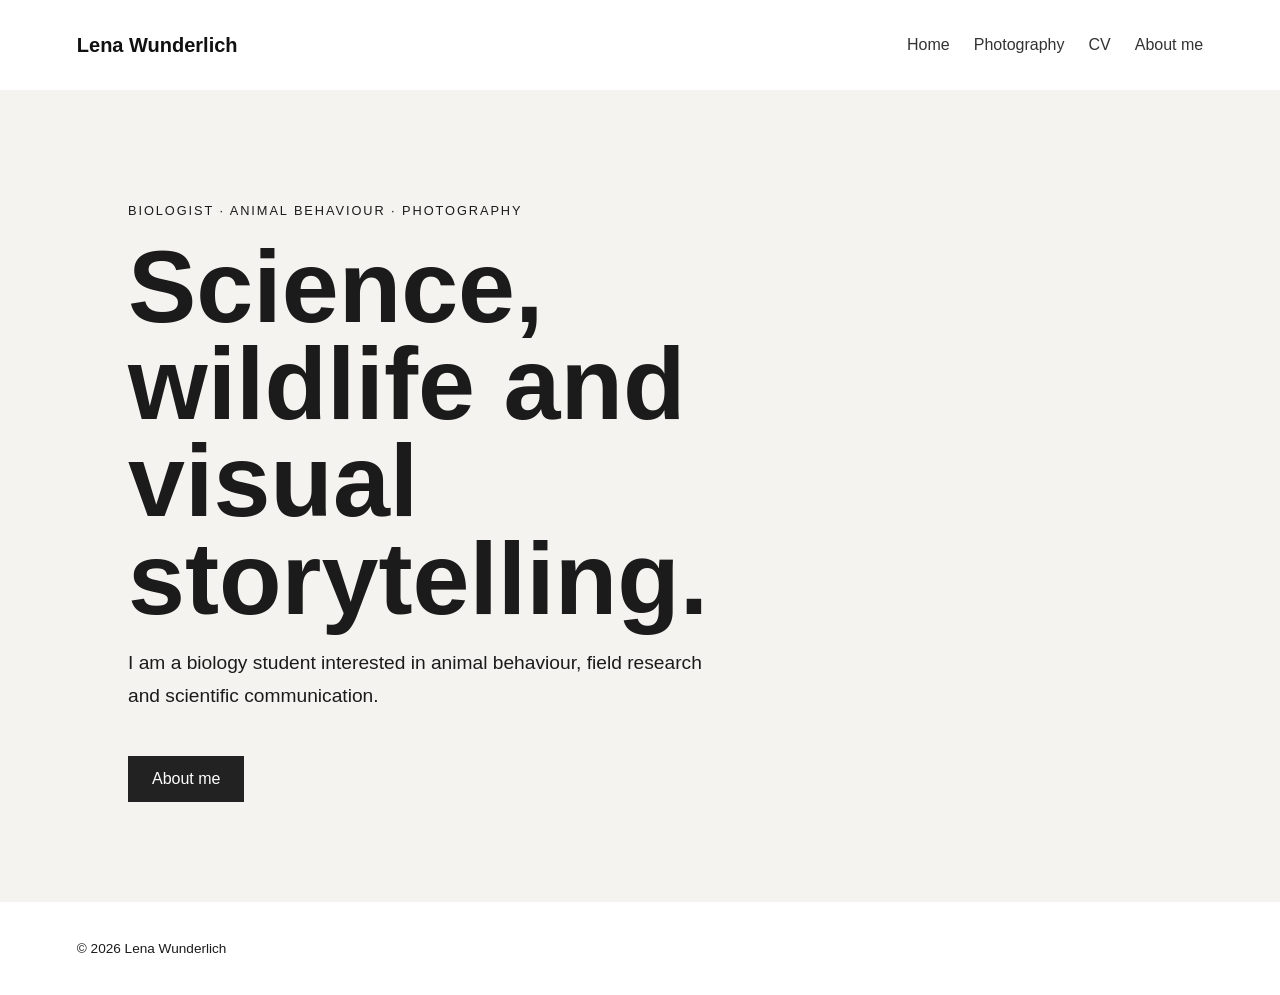
<file: index.html>
<!DOCTYPE html>
<html lang="de">
<head>
  <meta charset="UTF-8">
 
  <meta name="viewport" content="width=device-width, initial-scale=1.0">

  <title>Lena Wunderlich</title>

  <link rel="stylesheet" href="style.css">
</head>

<body>

  <header>
    <a class="name" href="index.html">Lena Wunderlich</a>

    <nav>
      <a href="index.html">Home</a>
      <a href="photography.html">Photography</a>
      <a href="videography.html">Videography</a>
      <a href="cv.html">CV</a>
      <a href="about.html">About me</a>
    </nav>
  </header>

  <main class="hero">
    <div>
      <p class="subtitle">Biologist · Animal Behaviour · Photography</p>

      <h1>Science, wildlife and visual storytelling.</h1>

      <p class="intro">
        I am a biology student interested in animal behaviour,
        field research and scientific communication.
      </p>

      <a class="button" href="about.html">About me</a>
    </div>
  </main>

  <footer>
    <p>© 2026 Lena Wunderlich</p>
  </footer>

</body>
</html>
</file>
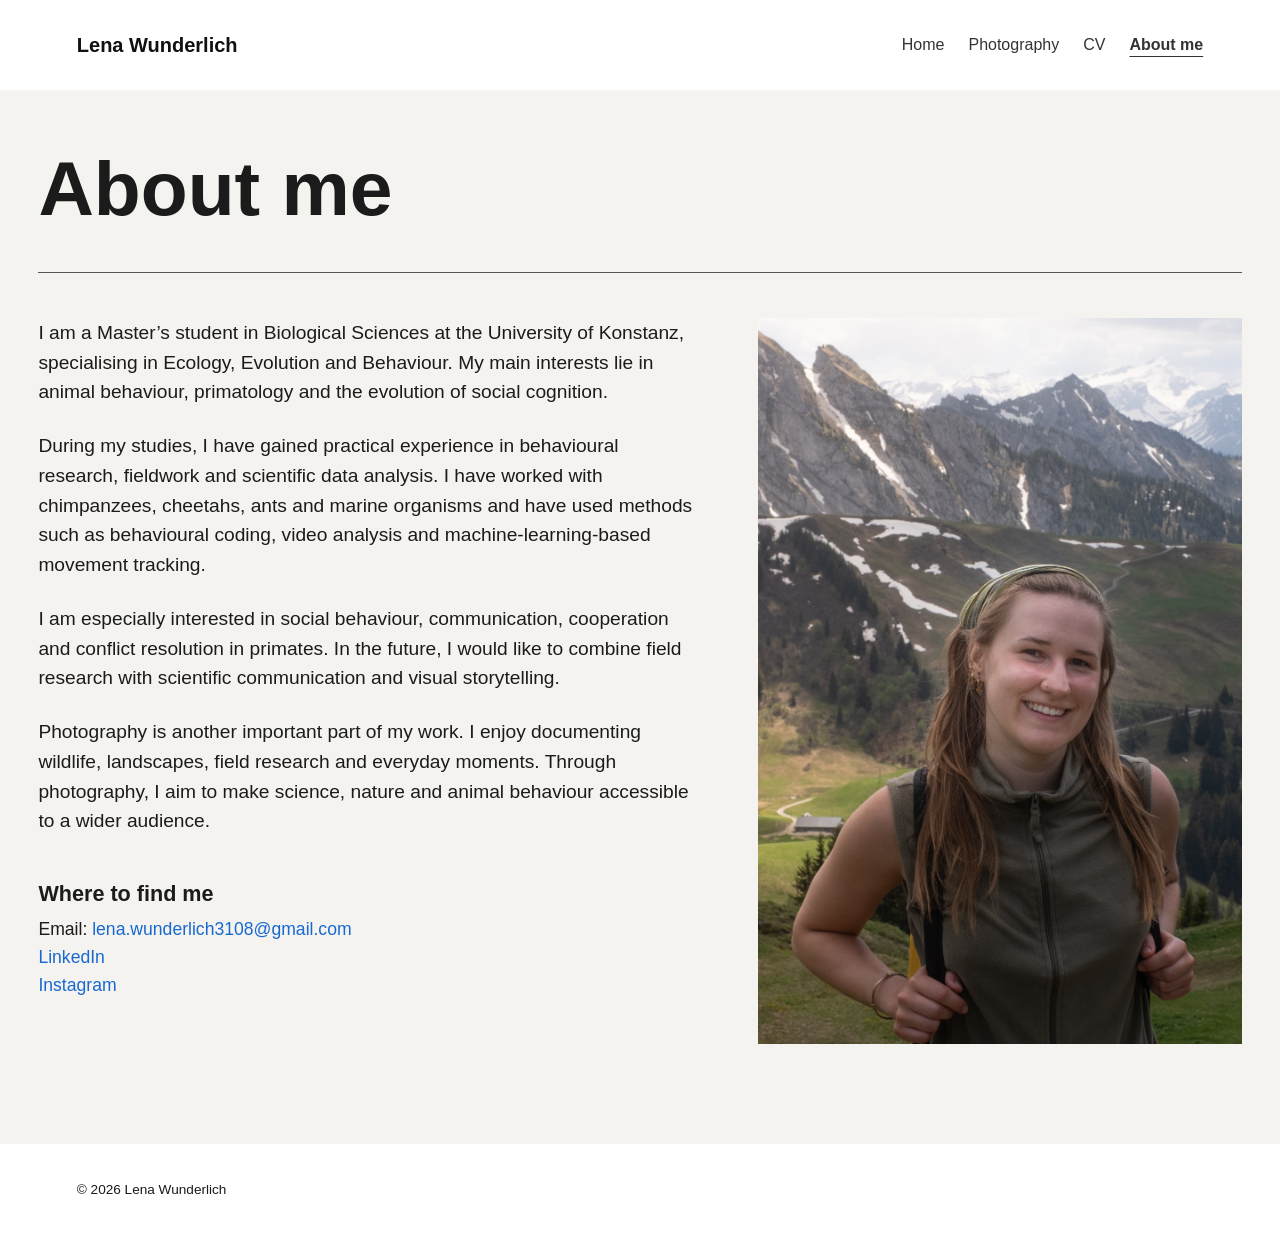
<file: about.html>
<!DOCTYPE html>
<html lang="en">

<head>
  <meta charset="UTF-8">
  
  <meta
    name="viewport"
    content="width=device-width, initial-scale=1.0"
  >

  <title>About me | Lena Wunderlich</title>

  <link rel="stylesheet" href="style.css">
</head>

<body>

  <header>
    <a class="name" href="index.html">
      Lena Wunderlich
    </a>

    <nav>
      <a href="index.html">Home</a>
      <a href="photography.html">Photography</a>
      <a href="videography.html">Videography</a>
      <a href="cv.html">CV</a>
      <a href="about.html" class="active">About me</a>
    </nav>
  </header>

  <main class="about-page">

    <section class="about-heading">
      <h1>About me</h1>
      <div class="about-heading-line"></div>
    </section>

    <section class="about-layout">

      <div class="about-text">

        <p>
          I am a Master’s student in Biological Sciences at the
          University of Konstanz, specialising in Ecology, Evolution
          and Behaviour. My main interests lie in animal behaviour,
          primatology and the evolution of social cognition.
        </p>

        <p>
          During my studies, I have gained practical experience in
          behavioural research, fieldwork and scientific data analysis.
          I have worked with chimpanzees, cheetahs, ants and marine
          organisms and have used methods such as behavioural coding,
          video analysis and machine-learning-based movement tracking.
        </p>

        <p>
          I am especially interested in social behaviour, communication,
          cooperation and conflict resolution in primates. In the future,
          I would like to combine field research with scientific
          communication and visual storytelling.
        </p>

        <p>
          Photography is another important part of my work. I enjoy
          documenting wildlife, landscapes, field research and everyday
          moments. Through photography, I aim to make science, nature and
          animal behaviour accessible to a wider audience.
        </p>

        <div class="about-contact">

          <h2>Where to find me</h2>

          <p>
            Email:
            <a href="mailto:lena.wunderlich3108@gmail.com">
              lena.wunderlich3108@gmail.com
            </a>
          </p>

          <p>
            <a
              href="https://www.linkedin.com/in/lena-wunderlich-411a1b2a2/"
              target="_blank"
              rel="noopener"
            >
              LinkedIn
            </a>
          </p>

          <p>
            <a
              href="HIER-DEINEN-INSTAGRAM-LINK-EINFÜGEN"
              target="_blank"
              rel="noopener"
            >
              Instagram
            </a>
          </p>

        </div>

      </div>

      <div class="about-image-wrapper">
        <img
          class="about-image"
          src="images/profile.jpg"
          alt="Portrait of Lena Wunderlich"
        >
      </div>

    </section>

  </main>

  <footer>
    <p>© 2026 Lena Wunderlich</p>
  </footer>

</body>
</html>
</file>
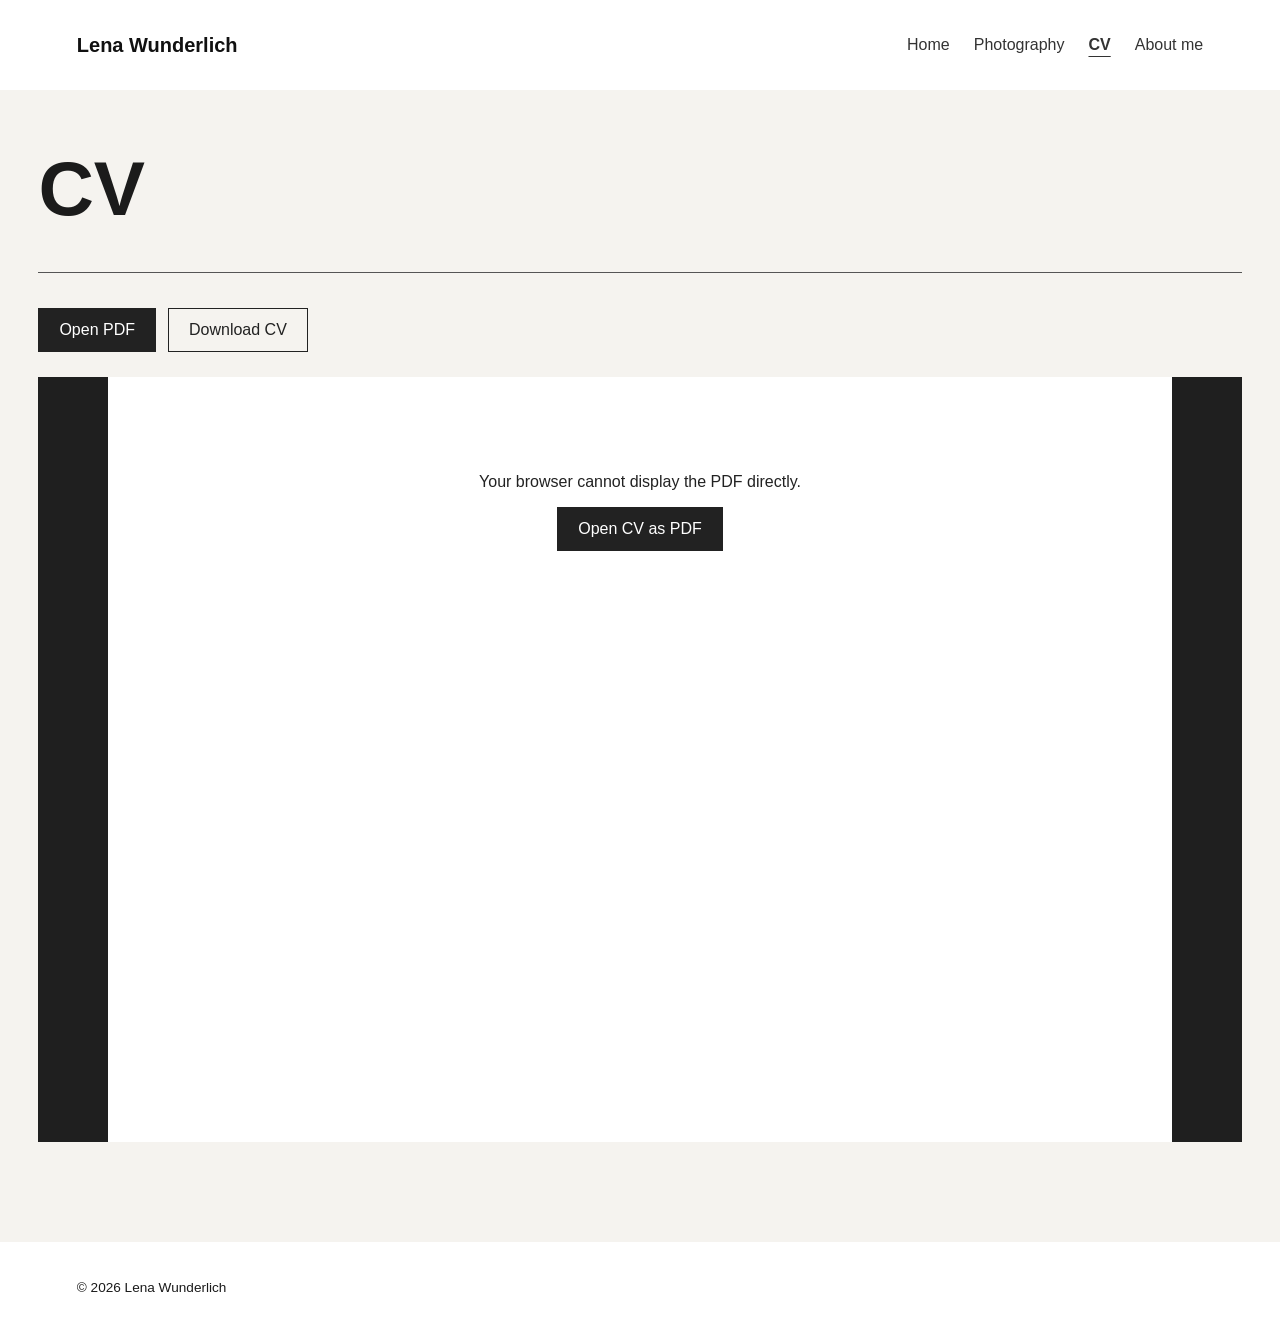
<file: cv.html>
<!DOCTYPE html>
<html lang="en">

<head>
  <meta charset="UTF-8">
 

  <meta
    name="viewport"
    content="width=device-width, initial-scale=1.0"
  >

  <title>CV | Lena Wunderlich</title>

  <link rel="stylesheet" href="style.css">
</head>

<body>

  <header>
    <a class="name" href="index.html">
      Lena Wunderlich
    </a>

    <nav>
      <a href="index.html">Home</a>
      <a href="photography.html">Photography</a>
      <a href="videography.html">Videography</a>
      <a href="cv.html" class="active">CV</a>
      <a href="about.html">About me</a>
    </nav>
  </header>

  <main class="cv-page">

    <section class="cv-heading">
      <h1>CV</h1>

      <div class="cv-heading-line"></div>

      <div class="cv-actions">
        <a
          class="cv-button"
          href="documents/cv.pdf"
          target="_blank"
          rel="noopener"
        >
          Open PDF
        </a>

        <a
          class="cv-button cv-button-secondary"
          href="documents/cv.pdf"
          download
        >
          Download CV
        </a>
      </div>
    </section>

    <section class="cv-viewer-container">

      <object
        class="cv-viewer"
        data="documents/cv.pdf"
        type="application/pdf"
      >
        <div class="cv-fallback">
          <p>
            Your browser cannot display the PDF directly.
          </p>

          <a
            class="cv-button"
            href="documents/cv.pdf"
            target="_blank"
            rel="noopener"
          >
            Open CV as PDF
          </a>
        </div>
      </object>

    </section>

  </main>

  <footer>
    <p>© 2026 Lena Wunderlich</p>
  </footer>

</body>
</html>
</file>
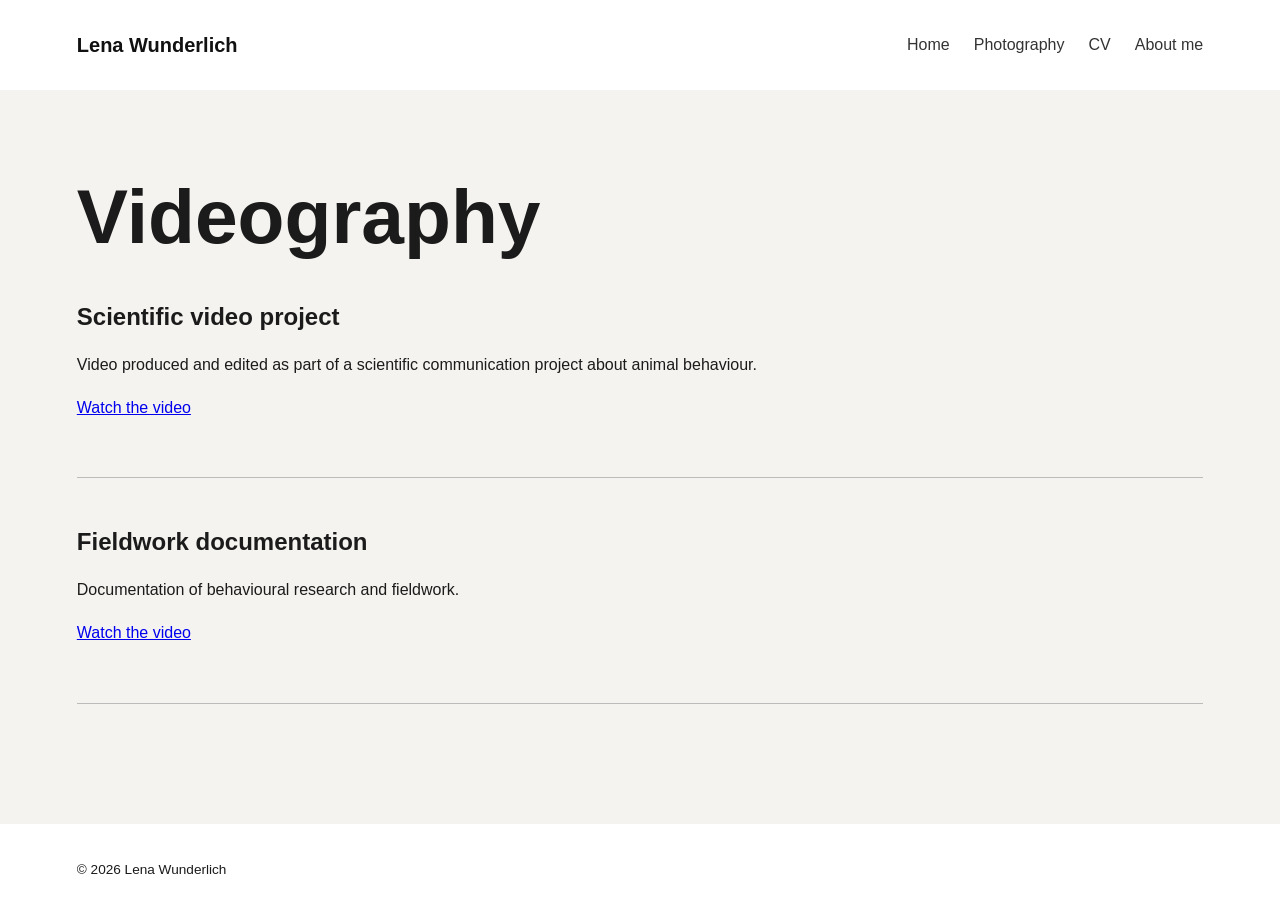
<file: videography.html>
<!DOCTYPE html>
<html lang="en">
<head>
  <meta charset="UTF-8">
  <meta name="viewport" content="width=device-width, initial-scale=1.0">

  <title>Videography | Lena Wunderlich</title>

  <link rel="stylesheet" href="style.css">
</head>

<body>

  <header>
    <a class="name" href="index.html">Lena Wunderlich</a>

    <nav>
      <a href="index.html">Home</a>
      <a href="photography.html">Photography</a>
      <a href="videography.html">Videography</a>
      <a href="cv.html">CV</a>
      <a href="about.html">About me</a>
    </nav>
  </header>

  <main class="content">
    <h1>Videography</h1>

    <section class="project">
      <h2>Scientific video project</h2>

      <p>
        Video produced and edited as part of a scientific communication
        project about animal behaviour.
      </p>

      <p>
        <a href="HIER-LINK-ZUM-VIDEO-EINSETZEN">
          Watch the video
        </a>
      </p>
    </section>

    <section class="project">
      <h2>Fieldwork documentation</h2>

      <p>
        Documentation of behavioural research and fieldwork.
      </p>

      <p>
        <a href="HIER-LINK-ZUM-VIDEO-EINSETZEN">
          Watch the video
        </a>
      </p>
    </section>
  </main>

  <footer>
    <p>© 2026 Lena Wunderlich</p>
  </footer>

</body>
</html>
</file>
<file: style.css>
nav a[href*="videography"] {
  display: none !important;
}
}* {
  box-sizing: border-box;
}

body {
  margin: 0;
  font-family: Arial, Helvetica, sans-serif;
  color: #1b1b1b;
  background: #f5f3ef;
}

header {
  min-height: 90px;
  padding: 25px 6%;
  display: flex;
  justify-content: space-between;
  align-items: center;
  gap: 30px;
  background: white;
}

.name {
  color: #111;
  font-size: 1.25rem;
  font-weight: bold;
  text-decoration: none;
}

nav {
  display: flex;
  flex-wrap: wrap;
  gap: 24px;
}

nav a {
  color: #333;
  text-decoration: none;
}

nav a:hover {
  text-decoration: underline;
}

.hero {
  min-height: calc(100vh - 160px);
  padding: 100px 10%;
  display: flex;
  align-items: center;
}

.hero div {
  max-width: 800px;
}

.subtitle {
  text-transform: uppercase;
  letter-spacing: 0.15em;
  font-size: 0.8rem;
}

h1 {
  margin: 20px 0;
  max-width: 750px;
  font-size: clamp(3rem, 8vw, 6.5rem);
  line-height: 0.95;
}

.intro {
  max-width: 600px;
  font-size: 1.2rem;
  line-height: 1.7;
}

.button {
  display: inline-block;
  margin-top: 25px;
  padding: 14px 24px;
  color: white;
  background: #222;
  text-decoration: none;
}

.content {
  max-width: 1100px;
  min-height: 75vh;
  margin: auto;
  padding: 70px 6%;
}

.content h1 {
  font-size: clamp(2.5rem, 6vw, 5rem);
}

.project {
  margin: 50px 0;
  padding-bottom: 40px;
  border-bottom: 1px solid #bbb;
}

.project img {
  width: 100%;
  max-height: 650px;
  object-fit: cover;
}

.project p {
  max-width: 750px;
  line-height: 1.7;
}

footer {
  padding: 25px 6%;
  font-size: 0.85rem;
  background: white;
}

@media (max-width: 750px) {
  header {
    align-items: flex-start;
    flex-direction: column;
  }

  nav {
    gap: 12px 18px;
  }

  .hero {
    padding: 70px 6%;
  }
}
/* PHOTOGRAPHY PAGE */

.photography-page {
  width: 100%;
  max-width: 1500px;
  margin: 0 auto;
  padding: 70px 6% 100px;
}

.photography-intro {
  max-width: 750px;
  margin-bottom: 60px;
}

.photography-intro h1 {
  margin: 15px 0 25px;
  font-size: clamp(3rem, 7vw, 6rem);
  line-height: 1;
}

.photography-intro p {
  max-width: 600px;
  font-size: 1.1rem;
  line-height: 1.7;
}


/* MASONRY IMAGE GRID */

.photo-grid {
  column-count: 3;
  column-gap: 24px;
}

.photo-item {
  width: 100%;
  margin: 0 0 24px;
  break-inside: avoid;
  overflow: hidden;
  border-radius: 10px;
  background: #eeeeee;
}

.photo-item img {
  display: block;
  width: 100%;
  height: auto;
  transition:
    transform 0.4s ease,
    filter 0.4s ease;
}

.photo-item:hover img {
  transform: scale(1.02);
  filter: brightness(0.92);
}


/* ACTIVE NAVIGATION LINK */

nav a.active {
  font-weight: bold;
  text-decoration: underline;
  text-underline-offset: 6px;
}


/* TABLET */

@media (max-width: 1000px) {
  .photo-grid {
    column-count: 2;
  }
}


/* MOBILE */

@media (max-width: 650px) {
  .photography-page {
    padding: 50px 5% 70px;
  }

  .photography-intro {
    margin-bottom: 40px;
  }

  .photo-grid {
    column-count: 1;
    column-gap: 0;
  }

  .photo-item {
    margin-bottom: 18px;
    border-radius: 8px;
  }
}
.gallery-status {
  margin: 40px 0;
  text-align: center;
  color: #666666;
  font-size: 1rem;
}
/* CV PAGE */

.cv-page {
  width: 100%;
  max-width: 1500px;
  margin: 0 auto;
  padding: 60px 3% 100px;
}

.cv-heading h1 {
  margin: 0 0 45px;
  font-size: clamp(3rem, 6vw, 5.5rem);
  line-height: 1;
}

.cv-heading-line {
  width: 100%;
  height: 1px;
  margin-bottom: 35px;
  background: #555555;
}

.cv-actions {
  display: flex;
  flex-wrap: wrap;
  gap: 12px;
  margin-bottom: 25px;
}

.cv-button {
  display: inline-block;
  padding: 12px 20px;
  border: 1px solid #222222;
  color: #ffffff;
  background: #222222;
  text-decoration: none;
  transition:
    background 0.2s ease,
    color 0.2s ease;
}

.cv-button:hover {
  color: #222222;
  background: transparent;
}

.cv-button-secondary {
  color: #222222;
  background: transparent;
}

.cv-button-secondary:hover {
  color: #ffffff;
  background: #222222;
}


/* PDF VIEWER */

.cv-viewer-container {
  width: 100%;
  height: 85vh;
  min-height: 700px;
  padding: 0 70px;
  overflow: hidden;
  background: #1f1f1f;
}

.cv-viewer {
  display: block;
  width: 100%;
  height: 100%;
  border: none;
  background: #ffffff;
}

.cv-fallback {
  padding: 80px 30px;
  text-align: center;
  color: #222222;
  background: #ffffff;
}


/* TABLET */

@media (max-width: 900px) {
  .cv-viewer-container {
    height: 78vh;
    min-height: 600px;
    padding: 0 30px;
  }
}


/* MOBILE */

@media (max-width: 650px) {
  .cv-page {
    padding: 45px 4% 70px;
  }

  .cv-heading h1 {
    margin-bottom: 30px;
  }

  .cv-heading-line {
    margin-bottom: 25px;
  }

  .cv-actions {
    flex-direction: column;
  }

  .cv-button {
    width: 100%;
    text-align: center;
  }

  .cv-viewer-container {
    height: 70vh;
    min-height: 500px;
    padding: 0;
  }
}
/* ABOUT PAGE */

.about-page {
  width: 100%;
  max-width: 1500px;
  margin: 0 auto;
  padding: 60px 3% 100px;
}

.about-heading h1 {
  margin: 0 0 45px;
  font-size: clamp(3rem, 6vw, 5.5rem);
  line-height: 1;
}

.about-heading-line {
  width: 100%;
  height: 1px;
  margin-bottom: 45px;
  background: #555555;
}


/* TWO-COLUMN LAYOUT */

.about-layout {
  display: grid;
  grid-template-columns: minmax(0, 1.15fr) minmax(320px, 0.85fr);
  align-items: start;
  gap: 65px;
}

.about-text {
  max-width: 780px;
}

.about-text > p {
  margin: 0 0 24px;
  font-size: clamp(1.05rem, 1.5vw, 1.35rem);
  line-height: 1.55;
}

.about-contact {
  margin-top: 45px;
}

.about-contact h2 {
  margin: 0 0 12px;
  font-size: 1.35rem;
}

.about-contact p {
  margin: 7px 0;
  font-size: 1.1rem;
}

.about-contact a {
  color: #1769d1;
  text-decoration: none;
}

.about-contact a:hover {
  text-decoration: underline;
}


/* PORTRAIT */

.about-image-wrapper {
  width: 100%;
}

.about-image {
  display: block;
  width: 100%;
  max-height: 760px;
  object-fit: cover;
  object-position: center;
}


/* TABLET */

@media (max-width: 950px) {
  .about-layout {
    grid-template-columns: 1fr 1fr;
    gap: 35px;
  }

  .about-text > p {
    font-size: 1rem;
  }
}


/* MOBILE */

@media (max-width: 750px) {
  .about-page {
    padding: 45px 5% 70px;
  }

  .about-heading h1 {
    margin-bottom: 30px;
  }

  .about-heading-line {
    margin-bottom: 30px;
  }

  .about-layout {
    display: flex;
    flex-direction: column;
    gap: 35px;
  }

  .about-image-wrapper {
    order: -1;
  }

  .about-image {
    max-height: 550px;
  }

  .about-contact {
    margin-top: 35px;
  }
}

/* MOBILE VERSION */

@media (max-width: 700px) {

  /* ALLGEMEIN */

  body {
    overflow-x: hidden;
  }

  h1 {
    font-size: 2.7rem;
    line-height: 1.05;
  }


  /* NAVIGATION */

  header {
    padding: 22px 5%;
    flex-direction: column;
    align-items: flex-start;
    gap: 18px;
  }

  .name {
    font-size: 1.2rem;
  }

  nav {
    width: 100%;
    display: flex;
    flex-wrap: wrap;
    gap: 12px 20px;
  }

  nav a {
    font-size: 0.95rem;
  }


  /* STARTSEITE */

  .hero {
    min-height: auto;
    padding: 65px 6% 80px;
  }

  .hero h1 {
    font-size: 3.2rem;
  }

  .intro {
    font-size: 1rem;
    line-height: 1.6;
  }


  /* PHOTOGRAPHY */

  .photography-page {
    padding: 45px 5% 70px;
  }

  .photography-intro {
    margin-bottom: 35px;
  }

  .photography-intro h1 {
    font-size: 3rem;
  }

  .photo-grid {
    column-count: 1;
    column-gap: 0;
  }

  .photo-item {
    margin-bottom: 18px;
    border-radius: 6px;
  }


  /* ABOUT ME */

  .about-page {
    padding: 45px 5% 70px;
  }

  .about-heading h1 {
    margin-bottom: 25px;
    font-size: 3rem;
  }

  .about-heading-line {
    margin-bottom: 30px;
  }

  .about-layout {
    display: flex;
    flex-direction: column;
    gap: 30px;
  }

  .about-image-wrapper {
    order: -1;
  }

  .about-image {
    width: 100%;
    max-height: 520px;
    object-fit: cover;
  }

  .about-text {
    max-width: none;
  }

  .about-text > p {
    font-size: 1rem;
    line-height: 1.6;
  }

  .about-contact {
    margin-top: 35px;
  }


  /* CV */

  .cv-page {
    padding: 45px 5% 70px;
  }

  .cv-heading h1 {
    margin-bottom: 25px;
    font-size: 3rem;
  }

  .cv-heading-line {
    margin-bottom: 25px;
  }

  .cv-actions {
    flex-direction: column;
  }

  .cv-button {
    width: 100%;
    text-align: center;
  }

  .cv-viewer-container {
    height: 70vh;
    min-height: 480px;
    padding: 0;
  }


  /* NORMALE INHALTSSEITEN */

  .content {
    padding: 45px 5% 70px;
  }


  /* FOOTER */

  footer {
    padding: 25px 5%;
  }
}
/* BREITENFEHLER AUF ALLEN UNTERSEITEN BEHEBEN */

html {
  width: 100%;
  overflow-x: clip;
}

body {
  width: 100%;
  min-width: 0;
  margin: 0;
  overflow-x: clip;
}

*,
*::before,
*::after {
  box-sizing: border-box;
}

header,
main,
footer,
section,
div,
nav {
  min-width: 0;
}

.photography-page,
.about-page,
.cv-page,
.content {
  width: auto;
  max-width: 1500px;
  margin-right: auto;
  margin-left: auto;
}

.photo-grid,
.about-layout,
.cv-viewer-container {
  width: 100%;
  max-width: 100%;
}

img,
video,
iframe,
object,
embed {
  display: block;
  max-width: 100%;
}
</file>
